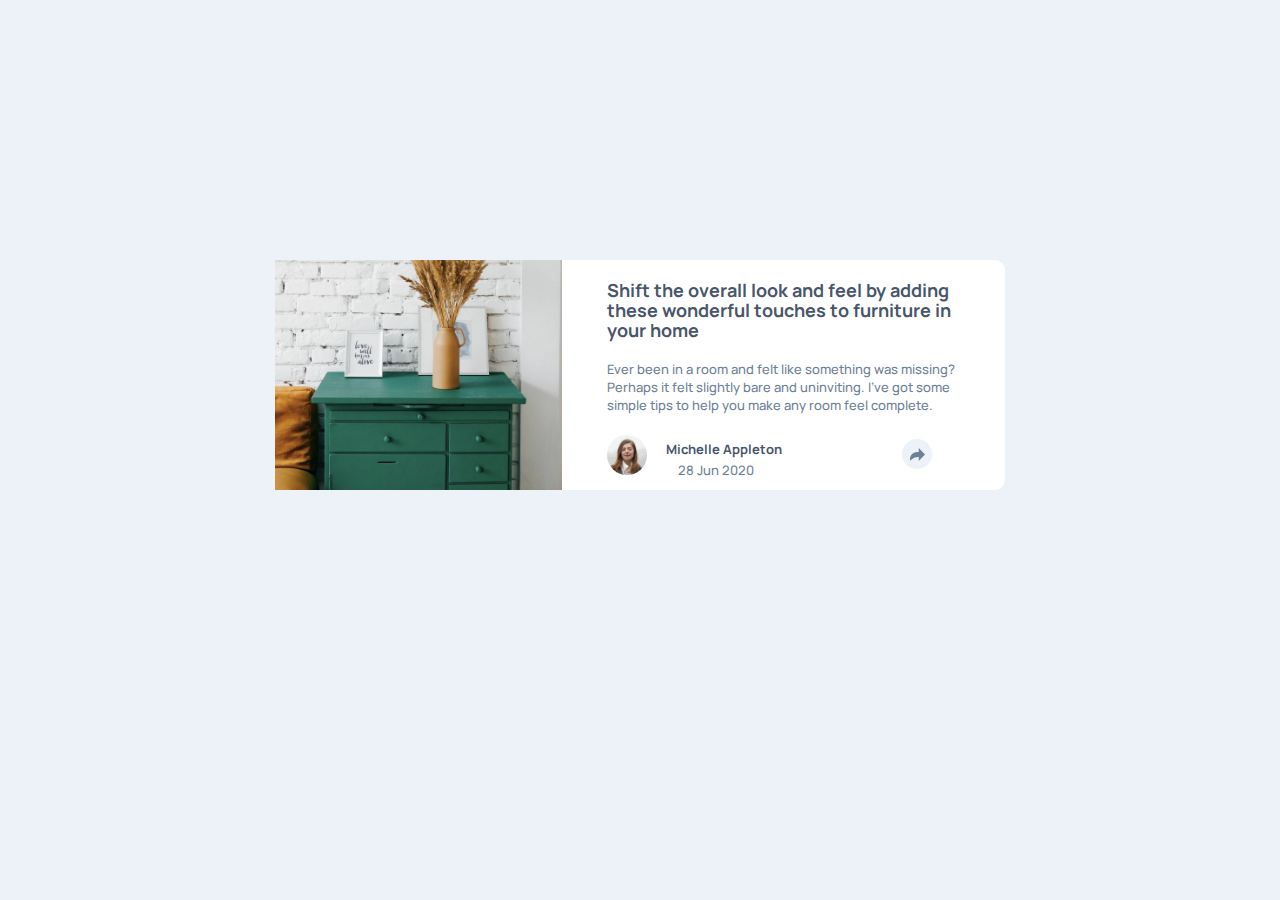
<file: index.html>
<!DOCTYPE html>
<html lang="en">
<head>
    <meta charset="UTF-8">
    <meta http-equiv="X-UA-Compatible" content="IE=edge">
    <meta name="viewport" content="width=device-width, initial-scale=1.0">
    <title>Document</title>
    <link rel="preconnect" href="https://fonts.googleapis.com">
<link rel="preconnect" href="https://fonts.gstatic.com" crossorigin>
<link href="https://fonts.googleapis.com/css2?family=Manrope:wght@500;700&display=swap" rel="stylesheet">
    <link rel="stylesheet" href="style.css">
</head>
<body>
    <div class="card">

        <div class="card-header">
            <img src="images/drawers.jpg" alt="" class="img-card">
        </div>            
    
        <div class="card-body"> 
            <h2> Shift the overall look and feel by adding these wonderful touches to furniture in your home</h2>
            <p>Ever been in a room and felt like something was missing? Perhaps it felt slightly bare and uninviting. I’ve got some simple tips to help you make any room feel complete.</p>
        </div>
                
        <div class="footer"> 
            <div class="footer1">
                <div class="avatar-container">
                    <img src="/images/avatar-michelle.jpg" alt="" class="avatar"> 
                </div>
                <div class="text-footer">
                    <h3>Michelle Appleton</h3>
                    <p id="day">28 Jun 2020</p>
                </div>
                <div class="circle-icono">
                        <img src="/images/icon-share.svg" alt="" class= "icono">  
                </div>
            </div>
                <div class="footer2">
                    <div class="social">
                        <div class="share"><p>SHARE</p></div>
                        <div class="facebook"> <img src="/images/icon-facebook.svg" alt=""></div>
                        <div class="twitter"><img src="/images/icon-twitter.svg" alt=""></div>
                        <div class="pinterest"><img src="/images/icon-pinterest.svg" alt=""></div>
                        <div class="circle-icono">
                            <div class="icono2"></div>
                            <!-- <img src="/images/icon-share.svg" alt="" class= "icono2">    -->
                        </div>
                    </div>
        
                </div>
        </div>

    </div>
            
    <script src="main.js"></script>
</body>
</html>
</file>
<file: style.css>
/* http://meyerweb.com/eric/tools/css/reset/ 
   v2.0 | 20110126
   License: none (public domain)
*/

html, body, div, span, applet, object, iframe,
h1, h2, h3, h4, h5, h6, p, blockquote, pre,
a, abbr, acronym, address, big, cite, code,
del, dfn, em, img, ins, kbd, q, s, samp,
small, strike, strong, sub, sup, tt, var,
b, u, i, center,
dl, dt, dd, ol, ul, li,
fieldset, form, label, legend,
table, caption, tbody, tfoot, thead, tr, th, td,
article, aside, canvas, details, embed, 
figure, figcaption, footer, header, hgroup, 
menu, nav, output, ruby, section, summary,
time, mark, audio, video {
	margin: 0;
	padding: 0;
	border: 0;
	font-size: 100%;
	font: inherit;
	vertical-align: baseline;
}
/* HTML5 display-role reset for older browsers */
article, aside, details, figcaption, figure, 
footer, header, hgroup, menu, nav, section {
	display: block;
}
body {
	line-height: 1;
}
ol, ul {
	list-style: none;
}
blockquote, q {
	quotes: none;
}
blockquote:before, blockquote:after,
q:before, q:after {
	content: '';
	content: none;
}
table {
	border-collapse: collapse;
	border-spacing: 0;
}

body{
    background-color: hsl(210, 46%, 95%);
  
}

.card {
    width: 88%;
    min-width: 330px;
    margin: 0 auto;
    border-radius: 10px;
    background-color: white;
    position: relative;
    top: 75px;
    overflow: hidden;
   
}

.card .card-header {
    margin-bottom: 40px;
  
}

.card .card-header .img-card {
    width: 100%;
   
}

.card .card-body, .card .footer1 {
    width: 80%;
    margin: 0 auto;
}

.card .card-body {
    margin-bottom: 30px;
}
.card .card-body h2 {
    font-family:'Manrope', sans-serif; 
    font-weight: 700;
    font-weight: bold;
    color: hsl(217, 19%, 35%);
    font-size: 16px;
    line-height: 20px;
    margin-bottom: 20px;
}

.card .card-body p {
    font-family:'Manrope', sans-serif; 
    font-weight: 500;
    font-size: 14px;
    line-height: 22px;
    color: hsl(214, 17%, 51%);
}

.card .footer .footer1{
    margin-bottom: 20px;
}
.card .footer .avatar-container {
    display: inline-block;
    width: 40px;
    height: 40px;
    overflow: hidden;
    border-radius: 25px;
    margin-right: 15px;
}

.card .footer .avatar-container .avatar{
    width: 100%;
}

.card .footer .text-footer {
    display: inline-block;
}

.card .footer .text-footer h3{
    font-weight: 700;
    font-family:'Manrope', sans-serif; 
    font-weight: bold;
    font-size: 13px;
    line-height: 30px; 
    color: hsl(217, 19%, 35%); 
}

.card .footer .text-footer p{
    font-weight: 500;
    font-family:'Manrope', sans-serif; 
    font-size: 13px;
    color: hsl(214, 17%, 51%);
}
 


.card .footer .circle-icono {
    border-radius: 50%;
    background: no-repeat hsl(210, 46%, 95%) url('/images/icon-share.svg') center center;
    width: 30px;
    height: 30px; 
    cursor: pointer;
    float: right;
    position: relative;
    top: 5px;
}

.card .footer .circle-icono img { display: none; }


.footer.active .footer1{
    display: none; 
}

.footer.active .footer2{
    display: inline-block;
    height: 75px;

}

.footer .footer2{
    background-color:hsl(217, 19%, 35%);
     display: none;
    border-bottom-right-radius: 15px;
    border-bottom-left-radius: 15px;
    width: 100%;
} 
.footer .footer2 .social{
    width: 80%;
    margin: 0 auto;
    padding-top: 20px;
  
}

.footer .footer2 .social .share{
    font-weight: 700;
    font-family:'Manrope', sans-serif; 
    font-weight: bold;
    font-size: 15px;
    color: hsl(210, 46%, 95%); 
    float: left;
    width: 35%;
   
  
}
.footer .footer2 .social .facebook{
    float: left;
    width: 15%;
    height: auto;
  
   
}
.footer .footer2 .social .twitter{
    float: left;
    width: 15%;
   
}
.footer .footer2 .social .pinterest{
    float: left;
    width: 15%;
  
}
.footer .footer2 .social .circle-icono{
    border-radius: 50%;
    background: no-repeat hsl(210, 46%, 95%) url('/images/icon-share.svg') center center;
    width: 30px;
    height: 30px; 
    cursor: pointer;
    float: right;
    position: relative;
     top: -5px; 
}


@media all and (min-width: 1024px){
    .card {
        width: 730px;
        height: 230px;  
        margin: 0 auto;
        border-radius: 10px;
        background-color: white;
        position: relative;
        top: 260px; 
        overflow: hidden;  
        
       
    }
    
 .card .card-header {
     width: 287px;
     float: left;
     margin-bottom: 0px; 
     position: relative; 
     margin-right: 45px;
}

.card .card-header .img-card {
 width: 100%;
 height: 100%;
}

.card .card-body, .card .footer{
    margin: 0 auto;
}

.card .card-body{
    margin-left: 155px;
    padding-top: 10px;
}


.card .card-body h2, p {
    width: 80%;
    margin: 0 auto;
    position: relative;
    
} 
  
.card .card-body h2 {
    font-family:'Manrope', sans-serif; 
    font-weight: 700;
    font-weight: bold;
    color: hsl(217, 19%, 35%);
    font-size: 18px;
    line-height: 20px;
    margin-bottom: 20px; 
    margin-top: 10px;

}

.card .card-body p {
    font-family:'Manrope', sans-serif; 
    font-weight: 500;
    font-size: 13px;
    line-height: 18px;
    color: hsl(214, 17%, 51%);
    margin-bottom: 20px; 
}




.footer.active .footer2{  
    opacity: .9;
    display: flex;
    height: 60px;
    width: 270px;
    border-top-right-radius: 15px;
    border-top-left-radius: 15px;
    margin-top: -148px;
    overflow: visible;
    position: relative;
    right: -169px;
}


.footer.active .footer2:before {

    
    border: 25px solid hsl(217, 19%, 35%);
    content: '';
    border-left-color: transparent;
    border-bottom-color: transparent;
    border-right-color: transparent;
    position: absolute;
    bottom: -44px;
    right: 100px;
    transform: rotate(360deg);
} 

.card{
    overflow: visible;
}
.footer.active .footer1{
    display:block; 
}

.footer .footer2 .social .circle-icono{
    display: none;
}
.footer .footer2 .social .share{
margin-right: 29px;
} 

.footer .footer2 .social .facebook{
    margin-right: 7px;

}

.footer .footer2 .social .twitter{
    margin-right: 7px;
    
}


}
</file>
